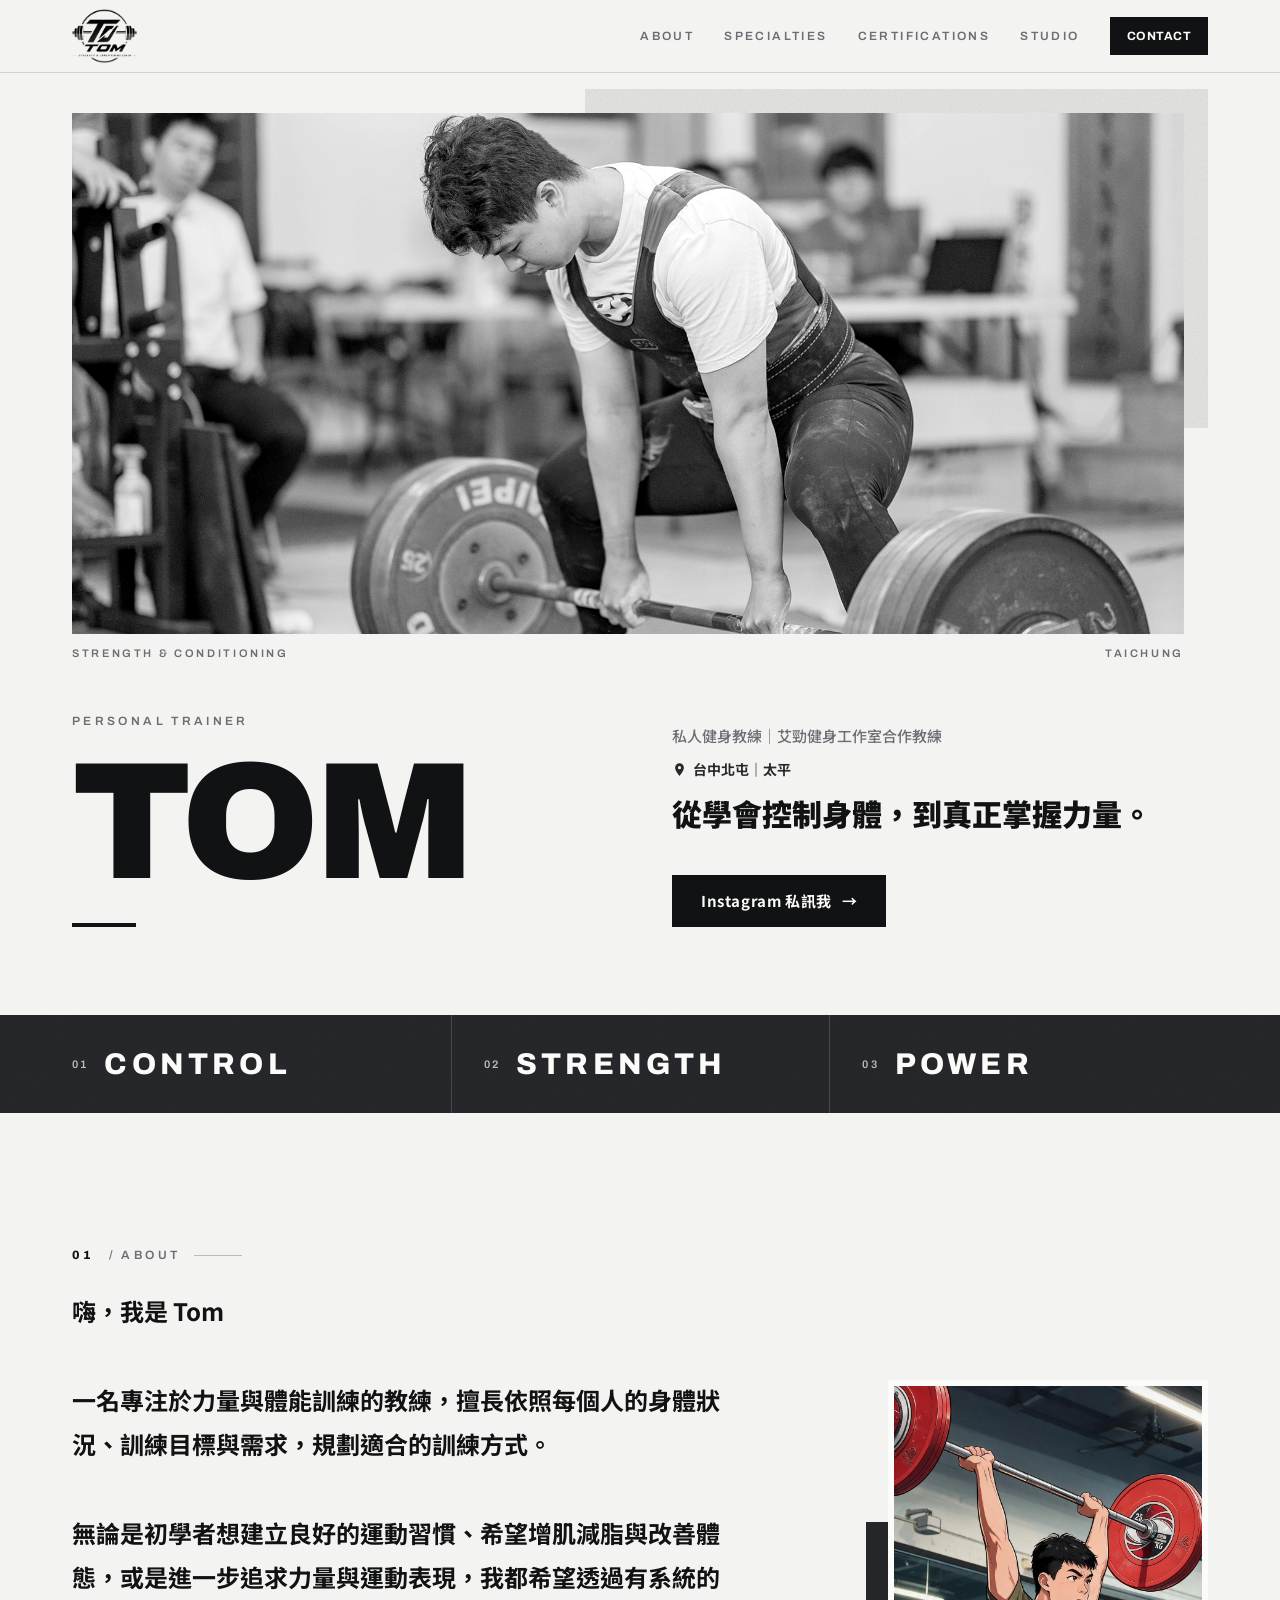
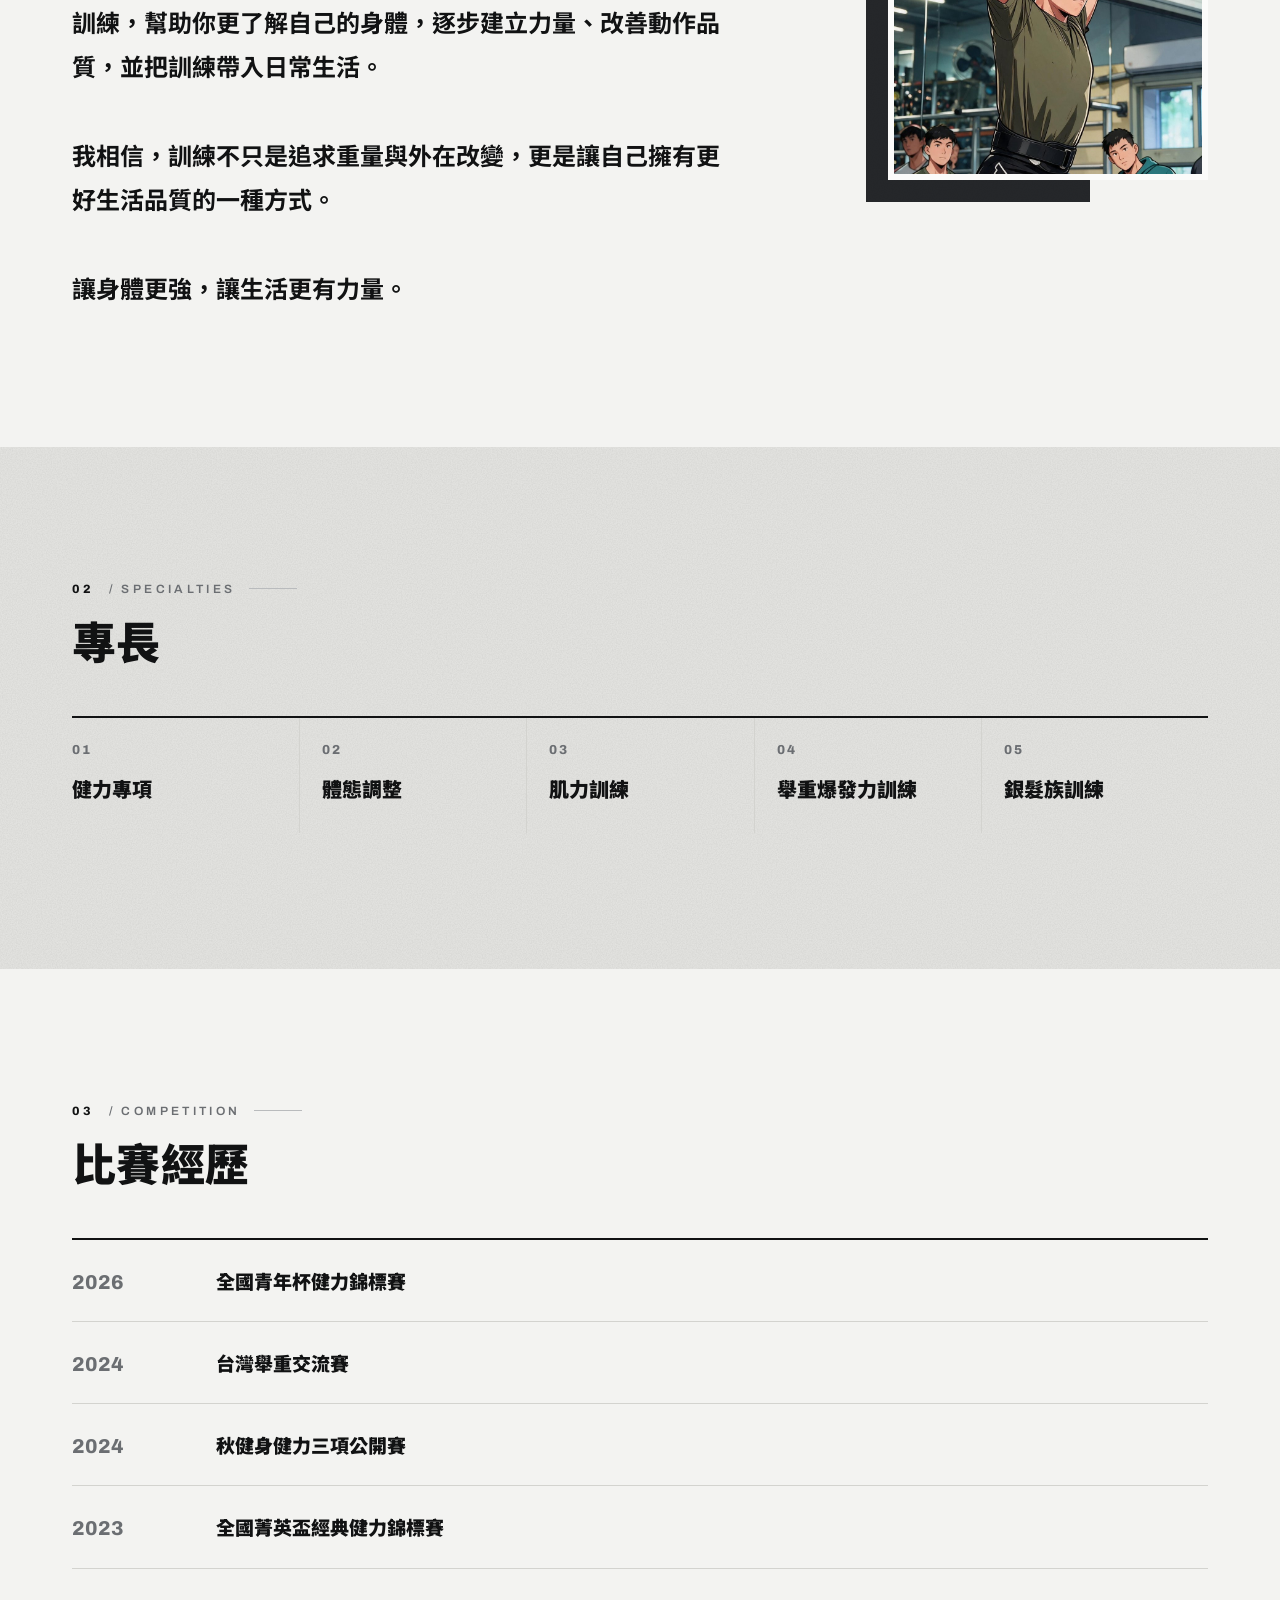
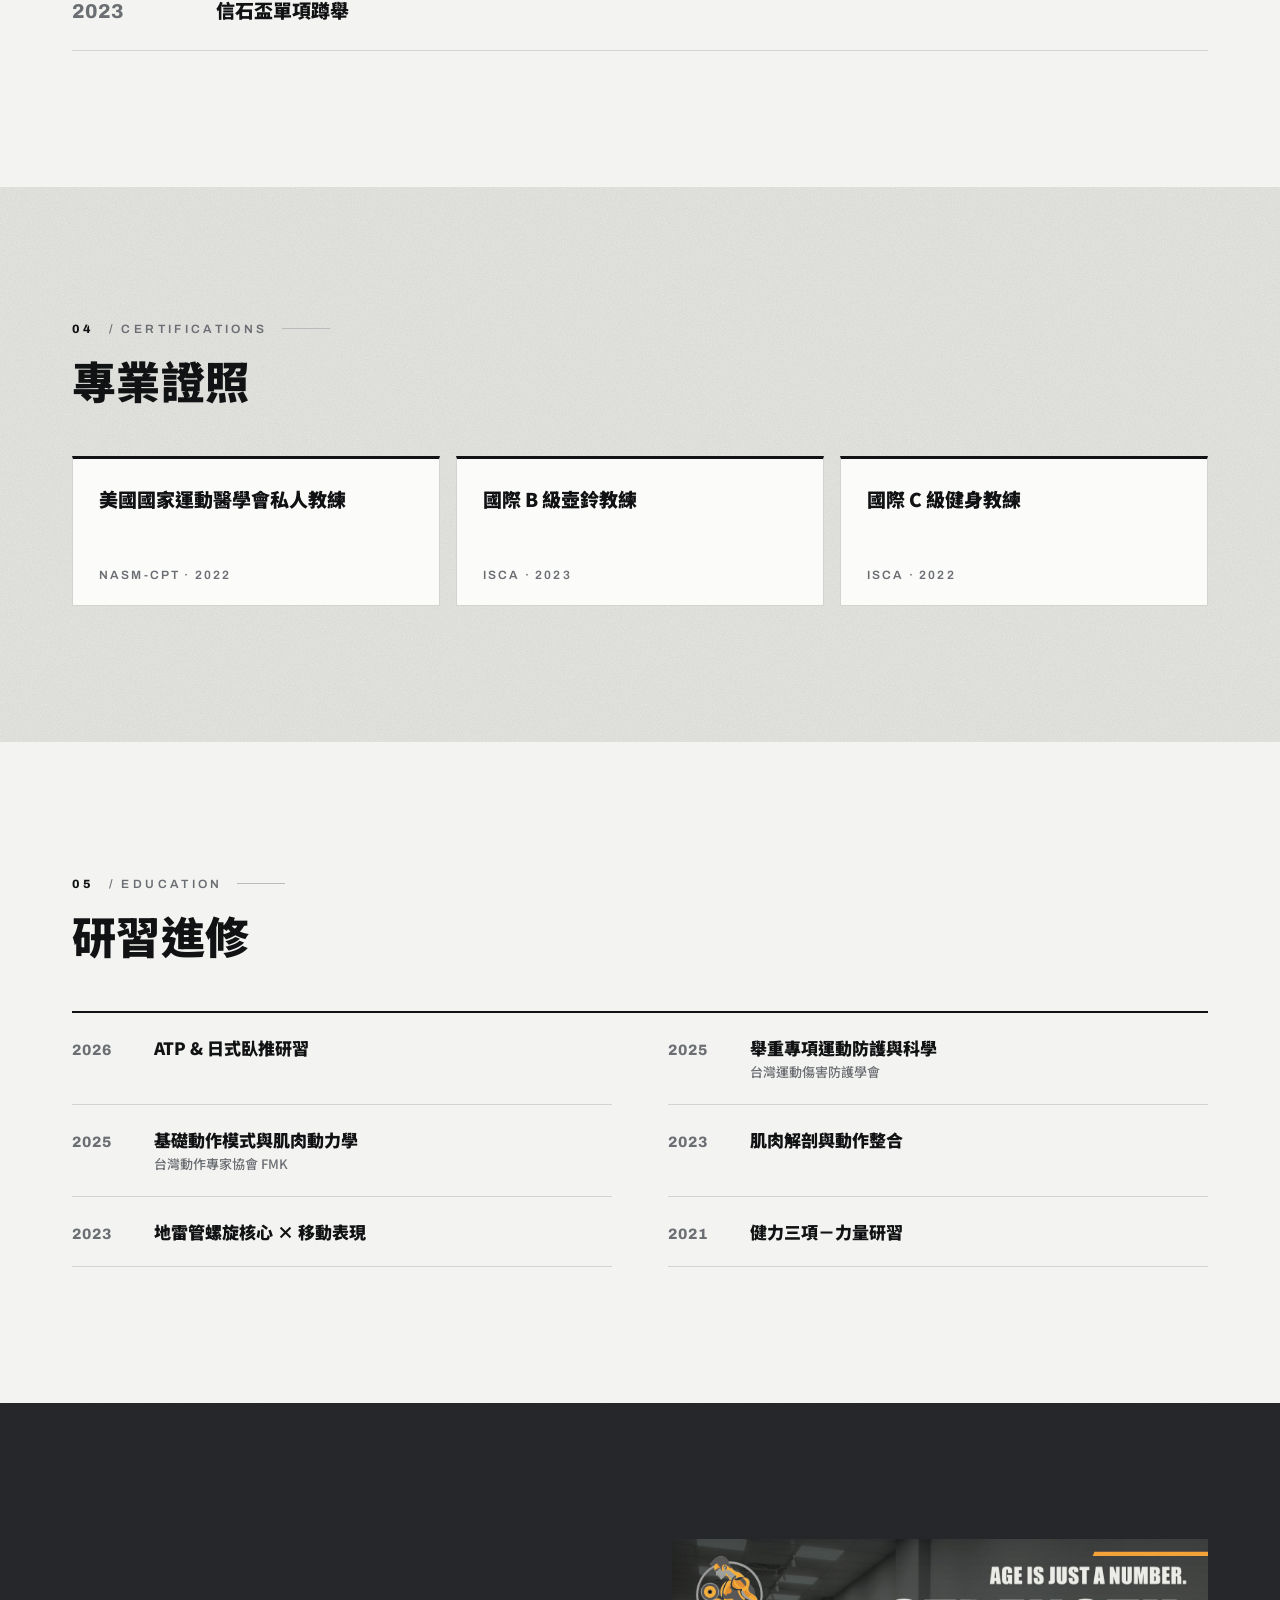
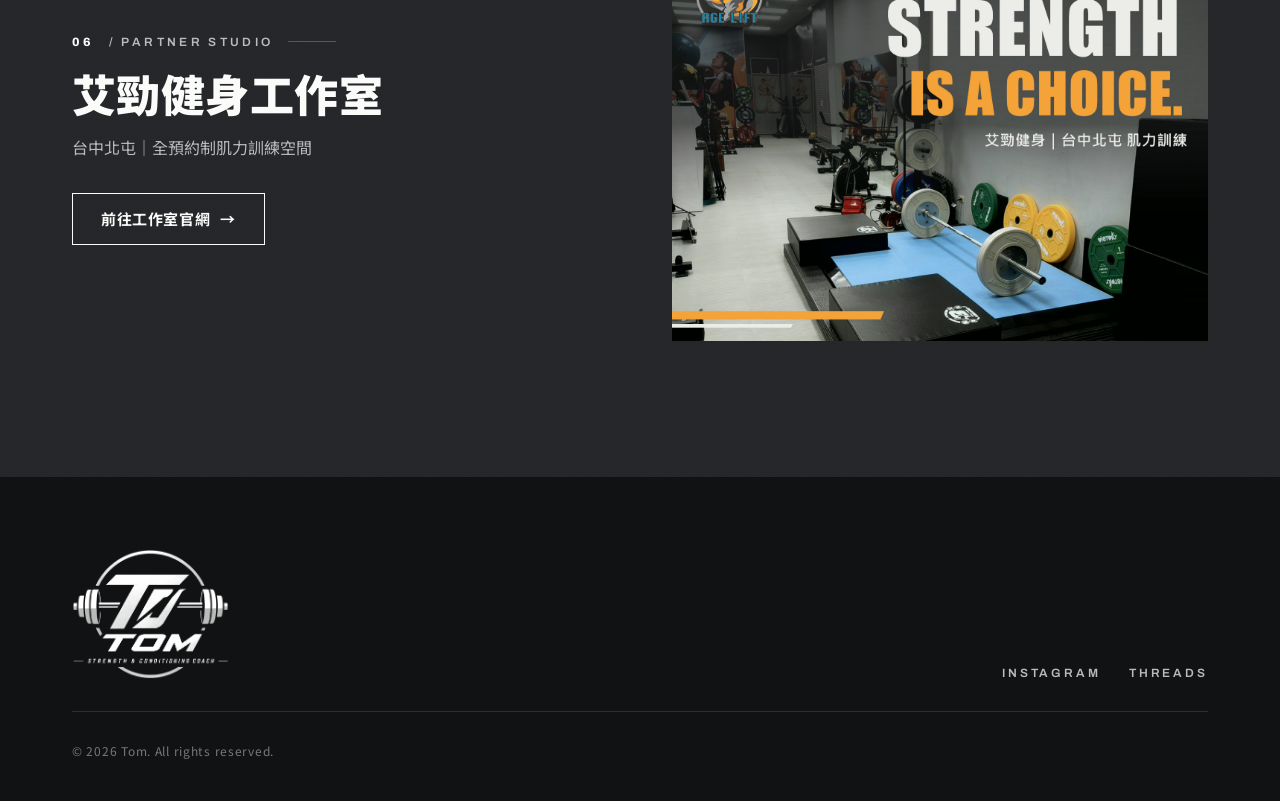
<file: index.html>
<!doctype html>
<html lang="zh-Hant">
<head>
<meta charset="utf-8">
<meta name="viewport" content="width=device-width, initial-scale=1">
<title>Tom｜私人健身教練</title>
<!-- LINE、FB 分享預覽讀的是這幾行，不會跑網頁程式，改名字或照片時這裡也要一起改 -->
<meta name="description" content="Tom｜私人健身教練、艾勁健身工作室合作教練。從學會控制身體，到真正掌握力量。">
<meta property="og:type" content="profile">
<meta property="og:title" content="Tom｜私人健身教練">
<meta property="og:description" content="從學會控制身體，到真正掌握力量。艾勁健身工作室合作教練。">
<meta property="og:url" content="https://tom-how.github.io/coach-tom/">
<meta property="og:image" content="https://tom-how.github.io/coach-tom/assets/tom-deadlift.jpg">
<meta name="theme-color" content="#f3f3f1">
<link rel="icon" href="assets/icon-32.png" sizes="32x32" type="image/png">
<link rel="icon" href="assets/icon-180.png" sizes="180x180" type="image/png">
<link rel="apple-touch-icon" href="assets/icon-180.png">
<link rel="preconnect" href="https://fonts.googleapis.com">
<link rel="preconnect" href="https://fonts.gstatic.com" crossorigin>
<link href="https://fonts.googleapis.com/css2?family=Archivo:wght@500;600;800;900&family=Noto+Sans+TC:wght@400;500;700;900&display=swap" rel="stylesheet">
<style>
:root {
  --mist: #f3f3f1; --white: #fbfbfa; --concrete: #e6e6e3; --line: #d3d3cf;
  --ink: #111213; --iron: #26282b; --iron-2: #34373b; --muted: #6b6e72; --soft: #b9bbbd;
  --display: "Archivo", "Noto Sans TC", "Microsoft JhengHei", sans-serif;
  --sans: "Noto Sans TC", "Microsoft JhengHei", "PingFang TC", sans-serif;
  --grain: url("data:image/svg+xml,%3Csvg xmlns='http://www.w3.org/2000/svg' width='300' height='300'%3E%3Cfilter id='n'%3E%3CfeTurbulence type='fractalNoise' baseFrequency='.8' numOctaves='3' stitchTiles='stitch'/%3E%3CfeColorMatrix values='0 0 0 0 0 0 0 0 0 0 0 0 0 0 0 0 0 0 .07 0'/%3E%3C/filter%3E%3Crect width='300' height='300' filter='url(%23n)'/%3E%3C/svg%3E");
}
* { box-sizing: border-box; }
html { scroll-behavior: smooth; scroll-padding-top: 72px; }
body { margin: 0; background: var(--mist); color: var(--ink); font-family: var(--sans); line-height: 1.75; -webkit-font-smoothing: antialiased; }
a { color: inherit; text-decoration: none; }
h1, h2, h3, p, figure { margin: 0; }
img { display: block; max-width: 100%; }
:focus-visible { outline: 2px solid var(--ink); outline-offset: 3px; }
.wrap { width: min(1200px, 100%); margin: 0 auto; padding: 0 32px; }
[hidden] { display: none !important; }
.grain { background-image: var(--grain); }
.label { display: flex; align-items: center; gap: 14px; font: 600 12px/1 var(--display); letter-spacing: .28em; text-transform: uppercase; color: var(--muted); }
.label b { color: var(--ink); font-weight: 800; }
.label::after { content: ""; flex: 0 0 48px; height: 1px; background: var(--soft); }
h2 { font-size: clamp(30px, 3.6vw, 44px); font-weight: 900; line-height: 1.25; letter-spacing: .01em; margin-top: 18px; }
.section { padding: clamp(80px, 11vw, 136px) 0; }
.reveal { opacity: 0; transform: translateY(18px); transition: opacity .7s ease, transform .7s ease; }
.reveal.in { opacity: 1; transform: none; }
@media (prefers-reduced-motion: reduce) { .reveal { opacity: 1; transform: none; transition: none; } html { scroll-behavior: auto; } }

/* 導覽 */
.top { position: sticky; top: 0; z-index: 10; background: rgba(243,243,241,.88); backdrop-filter: blur(10px); border-bottom: 1px solid var(--line); }
.top .wrap { display: flex; align-items: center; justify-content: space-between; height: 72px; gap: 20px; }
.top-logo img { height: 54px; width: auto; filter: invert(1); }
.top nav { display: flex; align-items: center; gap: 30px; font: 600 12px/1 var(--display); letter-spacing: .2em; text-transform: uppercase; }
.top nav a:not(.btn) { color: var(--muted); transition: color .2s; }
.top nav a:not(.btn):hover { color: var(--ink); }

.btn { display: inline-flex; align-items: center; justify-content: center; gap: 10px; min-height: 52px; padding: 0 28px; font-weight: 700; font-size: 15px; letter-spacing: .04em; border: 1.5px solid var(--ink); transition: background .25s, color .25s; }
.btn-dark { background: var(--ink); color: var(--white); }
.btn-dark:hover { background: var(--iron-2); border-color: var(--iron-2); }
.btn-line:hover { background: var(--ink); color: var(--white); }
.btn-sm { min-height: 38px; padding: 0 16px; font-size: 12px; }
.arrow { transition: transform .25s; }
.btn:hover .arrow { transform: translateX(4px); }

/* 主視覺 */
/* 照片在上、文字在下；寬螢幕時文字分左右兩欄 */
.hero .wrap { display: flex; flex-direction: column; gap: 56px; padding-top: 40px; padding-bottom: 88px; }
.hero-figure { order: -1; margin-right: 24px; }
.hero-copy { display: grid; grid-template-columns: 1fr 1fr; gap: 64px; align-items: end; }
.hero-copy .role { margin-top: 0; }
.hero-meta { font: 600 12px/1 var(--display); letter-spacing: .28em; text-transform: uppercase; color: var(--muted); }
h1 { font: 900 clamp(96px, 13vw, 184px)/.84 var(--display); letter-spacing: -.035em; text-transform: uppercase; margin-top: 26px; }
.rule { width: 64px; height: 4px; background: var(--ink); margin-top: 30px; }
.role { margin-top: 26px; font-weight: 500; color: var(--muted); font-size: 15px; }
.area { display: flex; align-items: center; gap: 6px; margin-top: 8px; font-size: 14px; font-weight: 700; color: var(--iron); }
.area svg { width: 15px; height: 15px; flex: none; }
.tagline { font-size: clamp(22px, 2.5vw, 30px); font-weight: 900; line-height: 1.45; margin-top: 10px; max-width: 16em; text-wrap: balance; }
.actions { display: flex; flex-wrap: wrap; gap: 12px; margin-top: 40px; }
.hero-figure { position: relative; }
.hero-figure::before { content: ""; position: absolute; top: -24px; right: -24px; width: 56%; height: 62%; background: var(--concrete); background-image: var(--grain); }
.hero-figure img { position: relative; width: 100%; aspect-ratio: 16 / 7.5; max-height: 68svh; object-fit: cover; object-position: 45% 32%; }
.hero-figure.bw img { filter: grayscale(1) contrast(1.06) brightness(1.04); }
.hero-figure figcaption { position: relative; display: flex; justify-content: space-between; margin-top: 14px; font: 600 11px/1 var(--display); letter-spacing: .24em; text-transform: uppercase; color: var(--muted); }

/* 深色字帶 */
.band { background: var(--iron); color: var(--white); background-image: var(--grain); }
.band .wrap { display: grid; grid-template-columns: repeat(3, 1fr); }
.band p { padding: 34px 0; font: 800 clamp(20px, 2.4vw, 30px)/1 var(--display); letter-spacing: .14em; text-transform: uppercase; display: flex; align-items: center; gap: 16px; }
.band p + p { padding-left: 32px; border-left: 1px solid #45484c; }
.band small { font: 600 11px/1 var(--display); letter-spacing: .2em; color: var(--soft); }

/* 介紹 */
.about .wrap { display: grid; grid-template-columns: 1.25fr .75fr; gap: 80px; align-items: center; }
.bio { font-size: clamp(19px, 2.1vw, 24px); font-weight: 700; line-height: 1.85; white-space: pre-line; margin-top: 28px; }
.decor { position: relative; justify-self: end; width: min(100%, 320px); }
.decor::before { content: ""; position: absolute; left: -22px; bottom: -22px; width: 70%; height: 70%; background: var(--iron); background-image: var(--grain); }
.decor img { position: relative; width: 100%; aspect-ratio: 4 / 5; object-fit: cover; object-position: center 18%; border: 6px solid var(--white); }

/* 專長 */
.alt { background: var(--concrete); background-image: var(--grain); }
.skills { list-style: none; margin: 48px 0 0; padding: 0; display: grid; grid-template-columns: repeat(5, 1fr); border-top: 2px solid var(--ink); }
.skills li { padding: 26px 22px 30px 0; }
.skills li + li { padding-left: 22px; border-left: 1px solid var(--line); }
.skill-no { font: 800 13px/1 var(--display); letter-spacing: .16em; color: var(--muted); }
.skill-name { font-size: 20px; font-weight: 900; margin-top: 18px; line-height: 1.4; }

/* 比賽經歷 */
.comps { list-style: none; margin: 48px 0 0; padding: 0; border-top: 2px solid var(--ink); }
.comps li { display: grid; grid-template-columns: 120px 1fr auto; gap: 24px; align-items: baseline; padding: 24px 0; border-bottom: 1px solid var(--line); }
.comp-year { font: 800 20px/1.2 var(--display); color: var(--muted); }
.comp-name { font-size: 19px; font-weight: 900; }
.comp-note { display: block; font-size: 14px; font-weight: 400; color: var(--muted); margin-top: 4px; }
.comp-result { font: 900 20px/1.2 var(--sans); text-align: right; white-space: nowrap; }

/* 證照 */
.certs { list-style: none; margin: 48px 0 0; padding: 0; display: grid; grid-template-columns: repeat(auto-fit, minmax(280px, 1fr)); gap: 16px; }
.certs li { background: var(--white); border: 1px solid var(--line); border-top: 3px solid var(--ink); padding: 26px 26px 24px; display: flex; flex-direction: column; gap: 12px; min-height: 150px; }
.cert-name { font-size: 19px; font-weight: 900; line-height: 1.5; }
.cert-meta { margin-top: auto; font: 600 12px/1 var(--display); letter-spacing: .18em; text-transform: uppercase; color: var(--muted); }

/* 研習進修 */
.works { list-style: none; margin: 48px 0 0; padding: 0; display: grid; grid-template-columns: 1fr 1fr; column-gap: 56px; border-top: 2px solid var(--ink); }
.works li { display: grid; grid-template-columns: 64px 1fr; gap: 18px; align-items: baseline; padding: 22px 0; border-bottom: 1px solid var(--line); }
.work-year { font: 800 15px/1.2 var(--display); letter-spacing: .06em; color: var(--muted); }
.work-name { font-size: 17px; font-weight: 900; line-height: 1.5; }
.work-org { display: block; font-size: 13px; font-weight: 500; color: var(--muted); margin-top: 2px; }

/* 數字（有填才顯示） */
.highlights .wrap { display: grid; grid-template-columns: repeat(3, 1fr); border-top: 2px solid var(--ink); }
.hl { padding: 28px 0; }
.hl + .hl { padding-left: 28px; border-left: 1px solid var(--line); }
.hl-num { font: 900 clamp(44px, 5vw, 64px)/1 var(--display); letter-spacing: -.02em; }
.hl-num small { font-size: .4em; margin-left: 4px; color: var(--muted); }
.hl-label { color: var(--muted); margin-top: 10px; font-size: 14px; }

/* 合作工作室：深色區塊 */
.partner { background: var(--iron); background-image: var(--grain); color: var(--white); }
.partner .wrap { display: grid; grid-template-columns: 1fr 1fr; gap: 64px; align-items: center; }
.partner .label { color: var(--soft); }
.partner .label b { color: var(--white); }
.partner .label::after { background: #55585c; }
.partner p.desc { color: var(--soft); margin-top: 12px; }
.partner .btn { margin-top: 32px; border-color: var(--white); }
.partner .btn:hover { background: var(--white); color: var(--ink); }
.partner img { width: 100%; aspect-ratio: 4 / 3; object-fit: cover; }

/* 頁尾 */
footer { background: var(--ink); color: var(--white); padding: 72px 0 40px; }
footer .wrap { display: flex; flex-wrap: wrap; align-items: flex-end; justify-content: space-between; gap: 32px; }
footer img { height: 130px; width: auto; }
.social { display: flex; gap: 28px; font: 600 12px/1 var(--display); letter-spacing: .24em; text-transform: uppercase; }
.social a { color: var(--soft); transition: color .2s; }
.social a:hover { color: var(--white); }
.copy { width: 100%; padding-top: 28px; border-top: 1px solid #2c2e31; color: #75787c; font-size: 12px; letter-spacing: .06em; }
.preview-banner { position: fixed; z-index: 20; left: 50%; bottom: 16px; transform: translateX(-50%); background: var(--ink); color: var(--white); font-weight: 700; padding: 8px 18px; font-size: 14px; }

/* 中等寬度（小筆電、平板橫放）：維持左文右圖，只收緊間距 */
@media (min-width: 701px) and (max-width: 1000px) {
  .wrap { padding: 0 24px; }
  .top nav { gap: 20px; }
  .hero .wrap { gap: 44px; padding-top: 32px; padding-bottom: 72px; }
  .hero-figure { margin-right: 14px; }
  .hero-figure::before { top: -16px; right: -14px; }
  .hero-figure img { aspect-ratio: 16 / 9; }
  .hero-copy { gap: 36px; }
  .about .wrap { gap: 48px; }
  .skills { grid-template-columns: repeat(3, 1fr); }
  .skills li:nth-child(4) { padding-left: 0; border-left: 0; }
  .works { column-gap: 32px; }
  .partner .wrap { gap: 40px; }
}

@media (max-width: 700px) {
  .wrap { padding: 0 20px; }
  .top .wrap { height: 64px; }
  .top-logo img { height: 46px; }
  .top nav a:not(.btn) { display: none; }
  .hero .wrap { gap: 36px; padding-top: 28px; padding-bottom: 64px; }
  .hero-figure { margin-right: 12px; }
  .hero-copy { grid-template-columns: 1fr; gap: 26px; }
  .hero-figure::before { top: -14px; right: -12px; }
  .hero-figure img { aspect-ratio: 4 / 3.6; }
  h1 { margin-top: 18px; }
  .actions .btn { flex: 1 1 150px; padding: 0 16px; }
  .band .wrap { grid-template-columns: 1fr; }
  .band p { padding: 18px 0; }
  .band p + p { padding-left: 0; border-left: 0; border-top: 1px solid #45484c; }
  .about .wrap { grid-template-columns: 1fr; gap: 48px; }
  .decor { justify-self: center; width: 200px; margin-left: 22px; }
  .skills { grid-template-columns: 1fr 1fr; }
  .skills li, .skills li + li { padding: 22px 0; border-left: 0; border-bottom: 1px solid var(--line); }
  .skills li:nth-child(even) { padding-left: 18px; border-left: 1px solid var(--line); }
  .skill-name { font-size: 18px; margin-top: 10px; }
  .comps li { grid-template-columns: 1fr auto; gap: 4px 16px; }
  .comp-year { grid-column: 1 / -1; font-size: 16px; }
  .works { grid-template-columns: 1fr; }
  .works li { grid-template-columns: 52px 1fr; gap: 12px; padding: 18px 0; }
  .highlights .wrap { grid-template-columns: 1fr; }
  .hl + .hl { padding-left: 0; border-left: 0; border-top: 1px solid var(--line); }
  .partner .wrap { grid-template-columns: 1fr; gap: 36px; }
  .partner img { order: -1; }
  footer img { height: 100px; }
}
</style>
</head>
<body>

<header class="top">
  <div class="wrap">
    <a class="top-logo" href="#" aria-label="回到頂端"><img src="assets/logo-tom.png" alt="Tom Strength &amp; Conditioning Coach" width="678" height="561"></a>
    <nav aria-label="頁面導覽">
      <a href="#about">About</a>
      <a href="#skills-sec">Specialties</a>
      <a href="#certs-sec">Certifications</a>
      <a href="#partner">Studio</a>
      <a class="btn btn-dark btn-sm" data-href="links.instagram" target="_blank" rel="noopener">Contact</a>
    </nav>
  </div>
</header>

<main>
  <section class="hero" id="hero">
    <div class="wrap">
      <div class="hero-copy reveal">
        <div>
          <p class="hero-meta" data-text="hero.nameEn"></p>
          <h1 data-text="hero.name"></h1>
          <div class="rule"></div>
        </div>
        <div>
        <p class="role" data-text="hero.title"></p>
        <p class="area" id="area"><svg viewBox="0 0 24 24" aria-hidden="true"><path fill="currentColor" d="M12 2a7 7 0 0 0-7 7c0 5.2 7 13 7 13s7-7.8 7-13a7 7 0 0 0-7-7Zm0 9.5A2.5 2.5 0 1 1 12 6.5a2.5 2.5 0 0 1 0 5Z"/></svg><span data-text="hero.area"></span></p>
        <p class="tagline" data-text="hero.tagline"></p>
        <div class="actions">
          <a class="btn btn-dark" data-href="links.instagram" target="_blank" rel="noopener">Instagram 私訊我 <span class="arrow">→</span></a>
          <a class="btn btn-line" data-href="links.line" target="_blank" rel="noopener">LINE 聯絡我</a>
        </div>
        </div>
      </div>
      <figure class="hero-figure reveal" id="hero-figure">
        <img id="hero-photo" alt="">
        <figcaption><span>Strength &amp; Conditioning</span><span>Taichung</span></figcaption>
      </figure>
    </div>
  </section>

  <div class="band" aria-hidden="true">
    <div class="wrap">
      <p><small>01</small>Control</p>
      <p><small>02</small>Strength</p>
      <p><small>03</small>Power</p>
    </div>
  </div>

  <section class="section about" id="about">
    <div class="wrap">
      <div class="reveal">
        <p class="label" data-label>About</p>
        <p class="bio" data-text="bio"></p>
      </div>
      <div class="decor reveal" id="decor"><img id="decor-img" alt="" loading="lazy"></div>
    </div>
  </section>

  <section class="section alt" id="skills-sec">
    <div class="wrap reveal">
      <p class="label" data-label>Specialties</p>
      <h2>專長</h2>
      <ul class="skills" id="skills"></ul>
    </div>
  </section>

  <section class="section" id="comps-sec">
    <div class="wrap reveal">
      <p class="label" data-label>Competition</p>
      <h2>比賽經歷</h2>
      <ol class="comps" id="comps"></ol>
    </div>
  </section>

  <section class="section highlights" id="highlights"><div class="wrap reveal" id="hl-list"></div></section>

  <section class="section alt" id="certs-sec">
    <div class="wrap reveal">
      <p class="label" data-label>Certifications</p>
      <h2>專業證照</h2>
      <ul class="certs" id="certs"></ul>
    </div>
  </section>

  <section class="section" id="works-sec">
    <div class="wrap reveal">
      <p class="label" data-label>Education</p>
      <h2>研習進修</h2>
      <ol class="works" id="works"></ol>
    </div>
  </section>

  <section class="section partner" id="partner">
    <div class="wrap">
      <div class="reveal">
        <p class="label" data-label>Partner studio</p>
        <h2 data-text="studio.name"></h2>
        <p class="desc" data-text="studio.desc"></p>
        <a class="btn" id="studio-link" target="_blank" rel="noopener">前往工作室官網 <span class="arrow">→</span></a>
      </div>
      <a id="studio" class="reveal" target="_blank" rel="noopener" tabindex="-1"><img id="studio-img" alt="" loading="lazy"></a>
    </div>
  </section>
</main>

<footer>
  <div class="wrap">
    <img src="assets/logo-tom.png" alt="" width="678" height="561" loading="lazy">
    <nav class="social" aria-label="社群連結">
      <a data-href="links.instagram" target="_blank" rel="noopener">Instagram</a>
      <a data-href="links.line" target="_blank" rel="noopener">LINE</a>
      <a data-href="links.threads" target="_blank" rel="noopener">Threads</a>
    </nav>
    <p class="copy">© <span id="year"></span> <span data-text="hero.name"></span>. All rights reserved.</p>
  </div>
</footer>

<div class="preview-banner" id="preview-banner" hidden>預覽草稿中，尚未發布</div>

<script>
(function () {
  'use strict';
  const params = new URLSearchParams(location.search);
  const $ = (id) => document.getElementById(id);
  const el = (tag, cls, text) => { const e = document.createElement(tag); if (cls) e.className = cls; if (text != null) e.textContent = text; return e; };
  const filled = (list, keys) => (list || []).filter((x) => keys.some((k) => String(x[k] || '').trim()));

  function readDraft() {
    return new Promise((resolve) => {
      let open;
      try { open = indexedDB.open('profile-admin', 1); } catch (e) { resolve(null); return; }
      open.onupgradeneeded = () => open.result.createObjectStore('kv');
      open.onerror = () => resolve(null);
      open.onsuccess = () => {
        try {
          const req = open.result.transaction('kv', 'readonly').objectStore('kv').get('draft');
          req.onsuccess = () => resolve(req.result || null);
          req.onerror = () => resolve(null);
        } catch (e) { resolve(null); }
      };
    });
  }

  async function load() {
    if (params.has('preview')) {
      const draft = await readDraft();
      if (draft) { $('preview-banner').hidden = false; return draft; }
    }
    const res = await fetch('content.json', { cache: 'no-cache' });
    if (!res.ok) throw new Error('content.json ' + res.status);
    return res.json();
  }

  function initAnalytics(data) {
    const id = String((data.site && data.site.gaId) || '').trim();
    if (params.has('preview') || !/^G-[A-Z0-9]+$/i.test(id)) return;
    window.dataLayer = window.dataLayer || [];
    window.gtag = function () { window.dataLayer.push(arguments); };
    window.gtag('js', new Date());
    window.gtag('config', id);
    const s = document.createElement('script'); s.async = true; s.src = 'https://www.googletagmanager.com/gtag/js?id=' + encodeURIComponent(id);
    document.head.append(s);
    document.addEventListener('click', (e) => {
      const a = e.target.closest('a[href]');
      if (!a || !window.gtag) return;
      if (a.href.includes('instagram.com')) window.gtag('event', 'instagram_click');
      else if (a.href.includes('lin.ee') || a.href.includes('line.me')) window.gtag('event', 'line_click');
      else if (a.href === (data.studio && data.studio.url)) window.gtag('event', 'studio_click');
    });
  }

  function render(d) {
    const get = (path) => path.split('.').reduce((o, k) => (o ? o[k] : ''), d) || '';
    document.querySelectorAll('[data-text]').forEach((n) => { n.textContent = get(n.dataset.text); });
    document.querySelectorAll('[data-href]').forEach((n) => { const u = get(n.dataset.href); if (u) n.href = u; else n.hidden = true; });

    const hero = d.hero || {};
    document.title = [hero.name, hero.title].filter(Boolean).join('｜');
    $('hero-figure').classList.toggle('bw', hero.grayscale !== false);
    if (hero.photo) { $('hero-photo').src = hero.photo; $('hero-photo').alt = (hero.name || '') + ' 的訓練照片'; }
    else $('hero-figure').hidden = true;
    $('area').hidden = !String(hero.area || '').trim();
    $('year').textContent = new Date().getFullYear();

    const decor = (d.decor && d.decor.image) || '';
    if (decor) { $('decor-img').src = decor; $('decor-img').alt = (hero.name || '') + ' 的訓練插畫'; }
    else $('decor').hidden = true;

    const skills = filled(d.specialties, ['name']);
    $('skills').replaceChildren(...skills.map((s, i) => {
      const li = el('li');
      li.append(el('p', 'skill-no', String(i + 1).padStart(2, '0')), el('p', 'skill-name', s.name));
      return li;
    }));
    if (skills.length && skills.length !== 5) $('skills').style.gridTemplateColumns = `repeat(${Math.min(skills.length, 4)}, 1fr)`;
    $('skills-sec').hidden = !skills.length;

    const comps = filled(d.competitions, ['name', 'result']);
    $('comps').replaceChildren(...comps.map((c) => {
      const li = el('li'), name = el('p', 'comp-name', c.name);
      if (c.note) name.append(el('span', 'comp-note', c.note));
      li.append(el('p', 'comp-year', c.year || ''), name, el('p', 'comp-result', c.result || ''));
      return li;
    }));
    $('comps-sec').hidden = !comps.length;

    const hls = filled(d.highlights, ['value']);
    $('hl-list').replaceChildren(...hls.map((h) => {
      const box = el('div', 'hl'), num = el('p', 'hl-num', h.value);
      if (h.unit) num.append(el('small', null, h.unit));
      box.append(num, el('p', 'hl-label', h.label));
      return box;
    }));
    $('highlights').hidden = !hls.length;

    const certs = filled(d.certs, ['name', 'abbr']);
    $('certs').replaceChildren(...certs.map((c) => {
      const li = el('li');
      li.append(el('p', 'cert-name', c.name || c.abbr));
      const meta = [c.name ? c.abbr : '', c.year].filter(Boolean).join(' · ');
      if (meta) li.append(el('p', 'cert-meta', meta));
      return li;
    }));
    $('certs-sec').hidden = !certs.length;

    const works = filled(d.workshops, ['name']);
    $('works').replaceChildren(...works.map((w) => {
      const li = el('li'), name = el('p', 'work-name', w.name);
      if (w.org) name.append(el('span', 'work-org', w.org));
      li.append(el('p', 'work-year', w.year || ''), name);
      return li;
    }));
    $('works-sec').hidden = !works.length;

    const studio = d.studio || {};
    if (studio.url) { $('studio').href = studio.url; $('studio-link').href = studio.url; }
    else { $('studio').removeAttribute('href'); $('studio-link').hidden = true; }
    if (studio.image) { $('studio-img').src = studio.image; $('studio-img').alt = (studio.name || '') + ' 宣傳圖'; }
    else $('studio').hidden = true;
    if (!studio.name) $('partner').hidden = true;

    // 依實際顯示的區塊編號：01 / About、02 / Specialties…
    let n = 0;
    document.querySelectorAll('[data-label]').forEach((lab) => {
      if (lab.closest('[hidden]')) return;
      n += 1;
      const word = lab.dataset.word || lab.textContent;
      lab.dataset.word = word;
      lab.replaceChildren(el('b', null, String(n).padStart(2, '0')), document.createTextNode(' / ' + word));
    });
  }

  function initReveal() {
    const items = document.querySelectorAll('.reveal');
    if (!('IntersectionObserver' in window)) { items.forEach((i) => i.classList.add('in')); return; }
    const io = new IntersectionObserver((entries) => entries.forEach((e) => {
      if (e.isIntersecting) { e.target.classList.add('in'); io.unobserve(e.target); }
    }), { threshold: 0.12, rootMargin: '0px 0px -40px 0px' });
    items.forEach((i) => io.observe(i));
  }

  load().then((d) => { render(d); initReveal(); initAnalytics(d); })
    .catch((err) => { document.querySelectorAll('.reveal').forEach((i) => i.classList.add('in')); document.body.prepend(el('p', 'preview-banner', '內容載入失敗：' + err.message)); });
})();
</script>
</body>
</html>
</file>
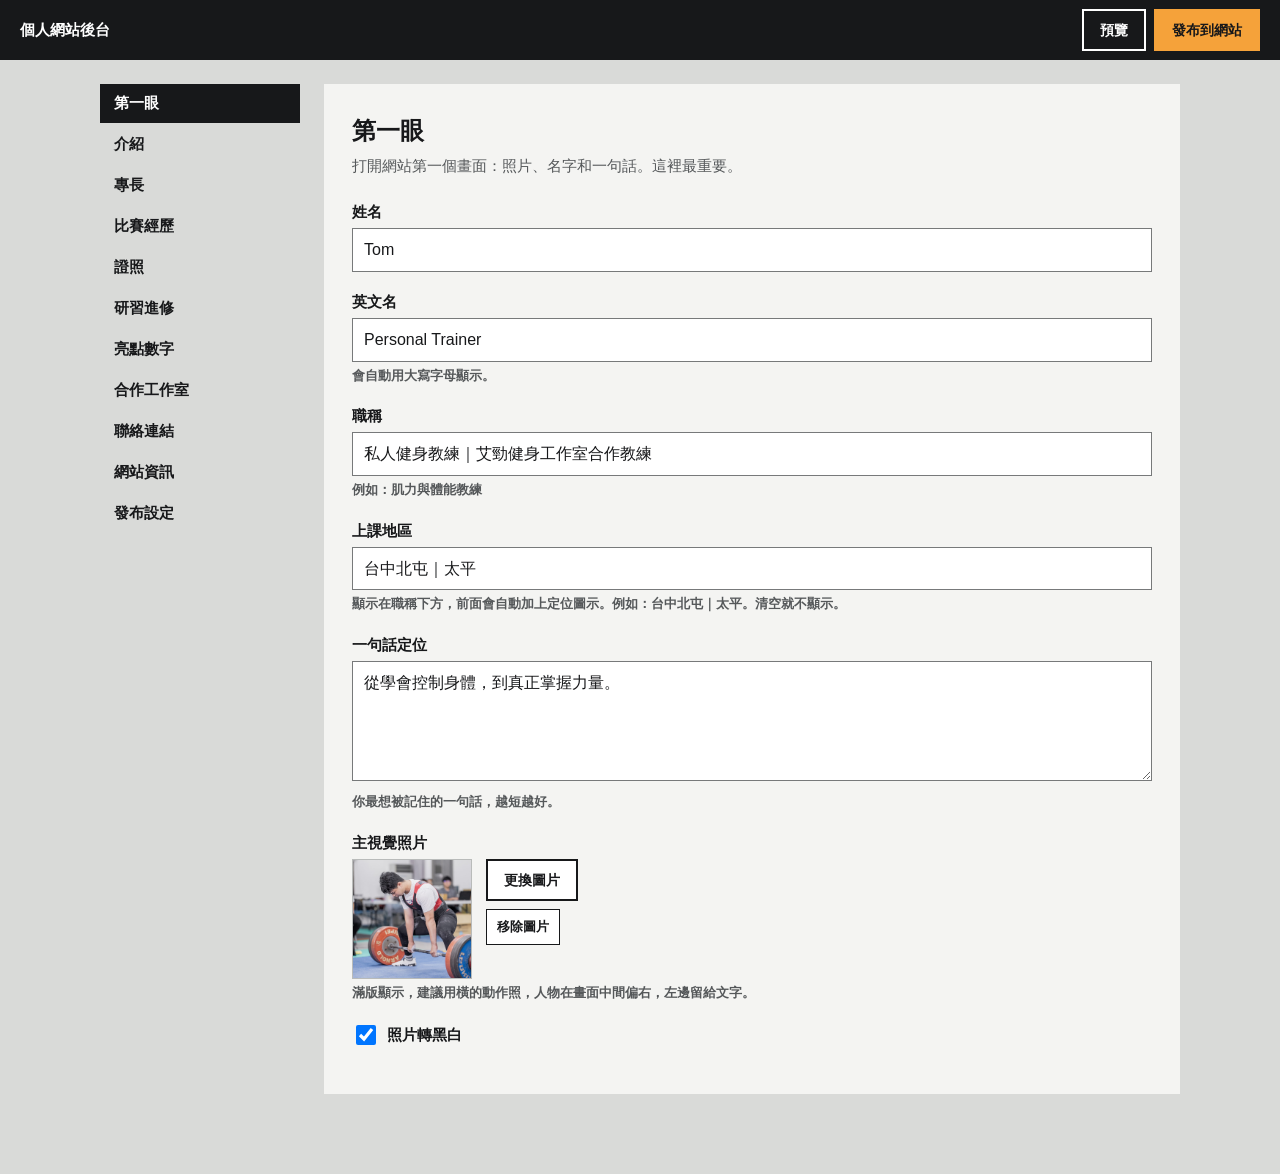
<file: admin.html>
<!doctype html>
<html lang="zh-Hant">
<head>
<meta charset="utf-8">
<meta name="viewport" content="width=device-width, initial-scale=1">
<meta name="robots" content="noindex, nofollow">
<title>個人網站後台</title>
<link rel="icon" href="assets/icon-32.png" sizes="32x32" type="image/png">
<!-- 每次更新後台程式時，把 ?v= 後面的數字改大，瀏覽器就會抓新版 -->
<link rel="stylesheet" href="css/admin.css?v=2">
</head>
<body>
<header class="top">
  <strong>個人網站後台</strong>
  <span id="save-state" class="save-state" role="status"></span>
  <div class="top-actions">
    <button id="preview-btn" type="button" class="btn">預覽</button>
    <button id="publish-btn" type="button" class="btn btn-primary">發布到網站</button>
  </div>
</header>
<div id="draft-banner" class="banner" hidden>
  <span>已載入尚未發布的草稿。</span>
  <button id="discard-btn" type="button" class="link-btn">捨棄草稿，改用線上版本</button>
</div>
<div id="publish-log" class="publish-log" hidden></div>
<div class="layout">
  <nav id="tabs" class="tabs" aria-label="後台分頁"></nav>
  <main id="panel" class="panel"></main>
</div>
<script src="js/admin.js?v=3"></script>
</body>
</html>
</file>
<file: css/admin.css>
:root { --ink: #17181a; --muted: #55585a; --line: #b9bbba; --bg: #d9dad8; --card: #f4f4f2; --orange: #f5a23a; --danger: #a32a1c; --ok: #16683a; }
* { box-sizing: border-box; }
[hidden] { display: none !important; }
body { margin: 0; background: var(--bg); color: var(--ink); font: 15px/1.6 "Noto Sans TC", "Microsoft JhengHei", "PingFang TC", sans-serif; }
.top { position: sticky; top: 0; z-index: 5; display: flex; align-items: center; gap: 14px; min-height: 60px; padding: 8px 20px; background: var(--ink); color: #fff; flex-wrap: wrap; }
.save-state { color: #c8cac9; font-size: 13px; }
.top-actions { margin-left: auto; display: flex; gap: 8px; }
.btn { min-height: 42px; padding: 7px 16px; border: 2px solid var(--ink); background: #fff; color: var(--ink); font-family: inherit; font-size: 14px; font-weight: 700; line-height: 1.2; cursor: pointer; }
.btn:hover { background: #e8e8e6; }
.btn:disabled { opacity: .55; cursor: wait; }
.top .btn { border-color: #fff; background: transparent; color: #fff; }
.top .btn:hover { background: #3a3c3e; }
.top .btn-primary, .btn-primary { background: var(--orange); border-color: var(--orange); color: var(--ink); }
.top .btn-primary:hover, .btn-primary:hover { background: #ffb95e; }
.btn-small { min-height: 36px; padding: 4px 10px; font-size: 13px; border-width: 1px; }
.btn-danger { color: var(--danger); border-color: var(--danger); }
.banner { display: flex; gap: 12px; flex-wrap: wrap; padding: 9px 20px; background: #fbe4bd; font-weight: 500; }
.link-btn { padding: 0; border: 0; background: none; color: inherit; font: inherit; font-weight: 700; text-decoration: underline; cursor: pointer; }
.publish-log { padding: 12px 20px; background: #26282a; color: #fff; font-size: 14px; }
.publish-log .err { color: #ffb4a8; }
.publish-log .ok { color: #90e3ae; }
.publish-log a { color: var(--orange); }
.layout { display: grid; grid-template-columns: 200px minmax(0, 1fr); max-width: 1120px; margin: 0 auto; gap: 24px; padding: 24px 20px 80px; align-items: start; }
.tabs { position: sticky; top: 84px; display: flex; flex-direction: column; gap: 2px; }
.tabs button { padding: 10px 14px; border: 0; background: transparent; text-align: left; font-family: inherit; font-size: 15px; font-weight: 700; color: var(--ink); cursor: pointer; }
.tabs button:hover { background: #c7c9c7; }
.tabs button[aria-current="true"] { background: var(--ink); color: #fff; }
.panel { background: var(--card); padding: 28px; min-width: 0; }
.panel h1 { margin: 0 0 4px; font-size: 24px; }
.panel-desc { margin: 0 0 22px; color: var(--muted); }
.field { display: block; margin-bottom: 18px; }
.field > span, .field-label { display: block; margin-bottom: 4px; font-weight: 700; }
.hint { display: block; margin-top: 4px; font-size: 13px; color: var(--muted); }
input[type="text"], input[type="url"], input[type="date"], input[type="password"], textarea { width: 100%; min-height: 42px; padding: 8px 11px; border: 1px solid #77797a; background: #fff; color: var(--ink); font-family: inherit; font-size: 16px; line-height: 1.6; }
textarea { resize: vertical; min-height: 120px; }
.check { display: flex; align-items: center; gap: 8px; margin-bottom: 18px; font-weight: 700; }
.check input { width: 20px; height: 20px; }
.list { display: flex; flex-direction: column; gap: 14px; margin-bottom: 18px; }
.item { border: 1px solid var(--line); background: #fff; }
.item > summary { display: flex; align-items: center; gap: 10px; padding: 11px 14px; cursor: pointer; font-weight: 700; }
.item > summary .item-title { flex: 1; min-width: 0; overflow: hidden; text-overflow: ellipsis; white-space: nowrap; }
.item-actions { display: flex; gap: 4px; flex: none; }
.item > summary::-webkit-details-marker { display: none; }
.item > summary:hover { background: #f1f1ef; }
.edit-tag { flex: none; font-size: 13px; font-weight: 700; color: var(--ink); padding: 4px 10px; border: 1px solid var(--ink); background: #fff; }
.edit-tag::after { content: "✎ 編輯"; }
.item[open] > summary { background: var(--ink); color: #fff; }
.item[open] .edit-tag { background: transparent; border-color: #fff; color: #fff; }
.item[open] .edit-tag::after { content: "▲ 收合"; }
.item[open] > summary .btn { background: #fff; }
.item-body { padding: 14px; border-top: 1px solid var(--line); }
.image-field { display: flex; gap: 14px; align-items: flex-start; flex-wrap: wrap; }
.image-field img { width: 120px; height: 120px; object-fit: cover; background: #c7c9c7; border: 1px solid var(--line); }
.image-field video { width: 240px; aspect-ratio: 4 / 3; background: #17181a; border: 1px solid var(--line); }
.image-field .blank { display: flex; align-items: center; justify-content: center; width: 120px; height: 120px; background: #e4e5e3; color: var(--muted); font-size: 13px; }
.image-controls { display: flex; flex-direction: column; gap: 8px; align-items: flex-start; }
.upload-btn { display: inline-flex; align-items: center; }
.upload-btn input { position: absolute; width: 1px; height: 1px; opacity: 0; }
.upload-btn:focus-within { outline: 3px solid var(--orange); }
.steps { padding-left: 20px; margin: 0 0 22px; }
.steps li { margin-bottom: 6px; }
.row { display: flex; gap: 8px; flex-wrap: wrap; }
.status { margin-top: 10px; font-weight: 700; }
.status.ok { color: var(--ok); }
.status.err { color: var(--danger); }
.notice { padding: 10px 14px; margin-bottom: 20px; background: #fbe4bd; font-size: 14px; }
@media (max-width: 760px) {
  .layout { display: block; padding: 0 0 60px; }
  .tabs { position: static; flex-direction: row; overflow-x: auto; padding: 8px 12px; background: #c7c9c7; }
  .tabs button { flex: none; padding: 8px 12px; font-size: 14px; }
  .panel { padding: 20px 16px; }
  .top { padding: 8px 12px; }
  .top-actions { margin-left: 0; width: 100%; }
  .top-actions .btn { flex: 1; }
}
</file>
